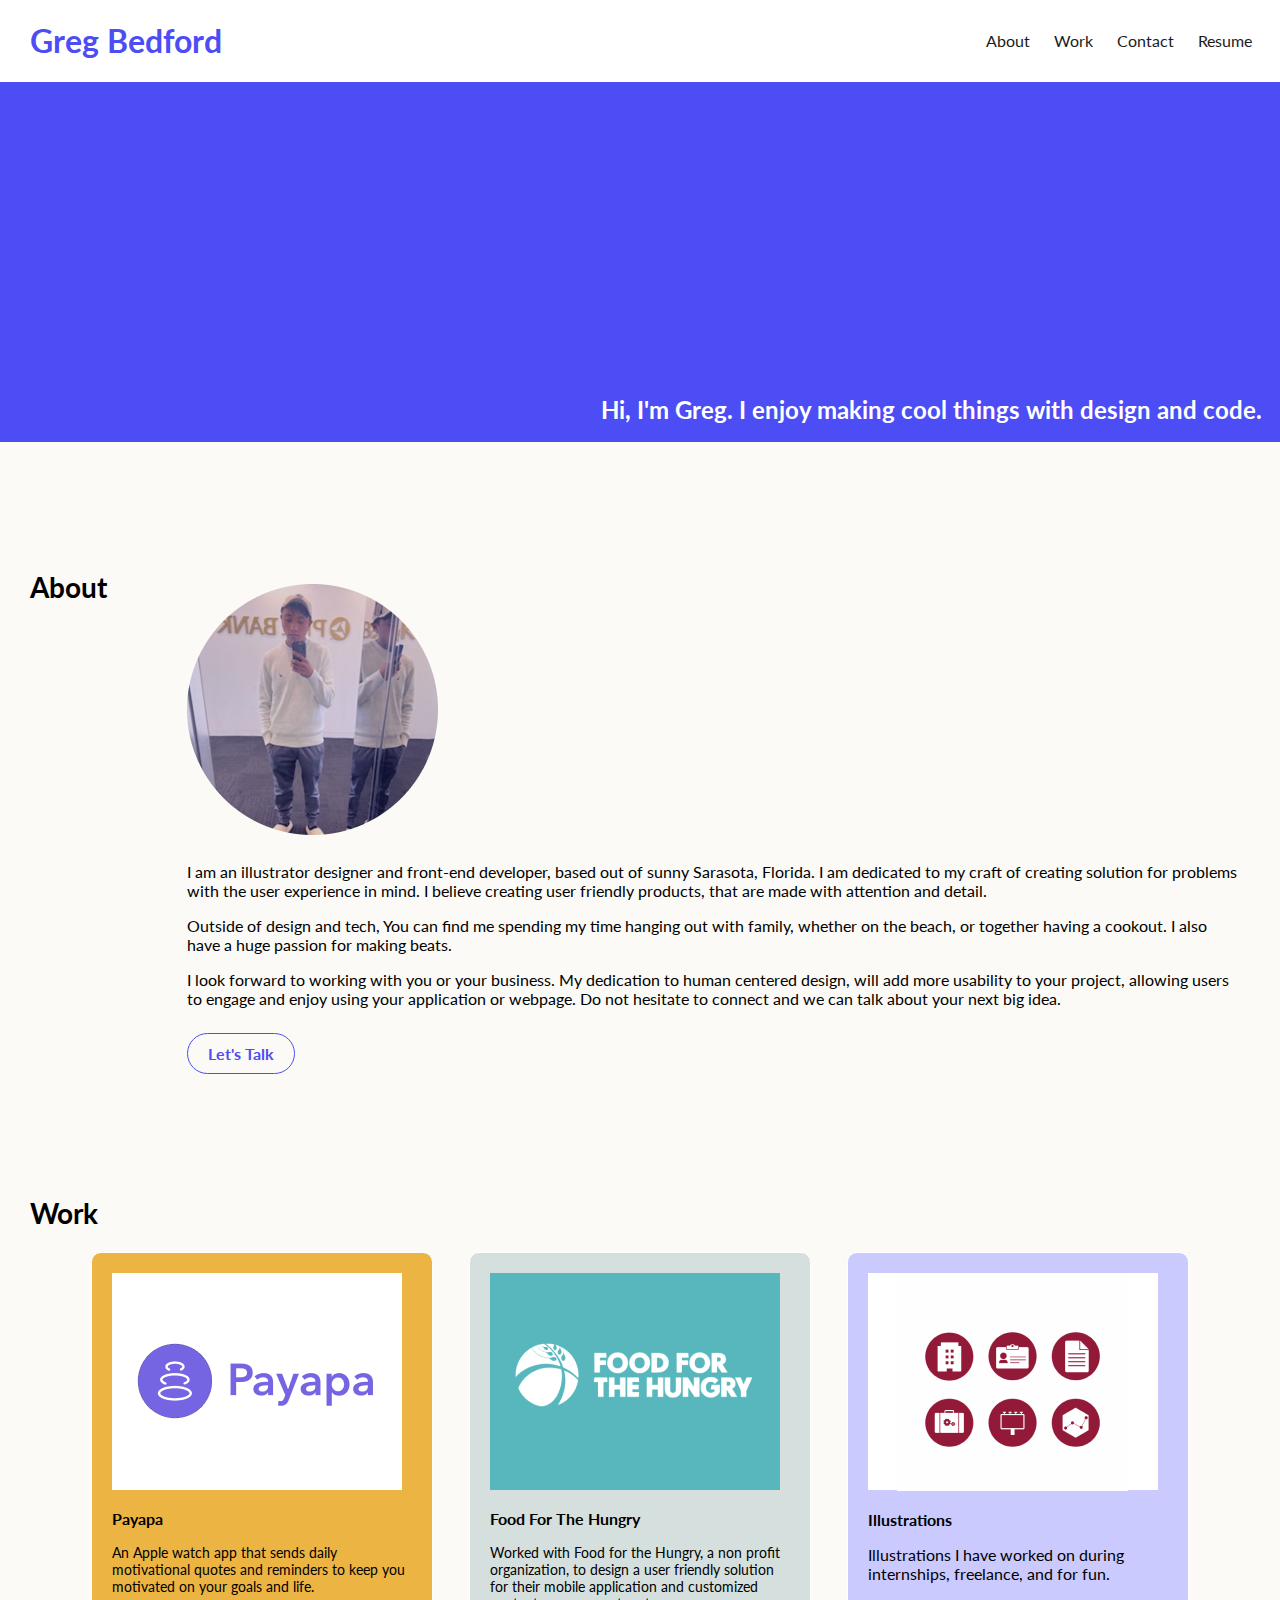
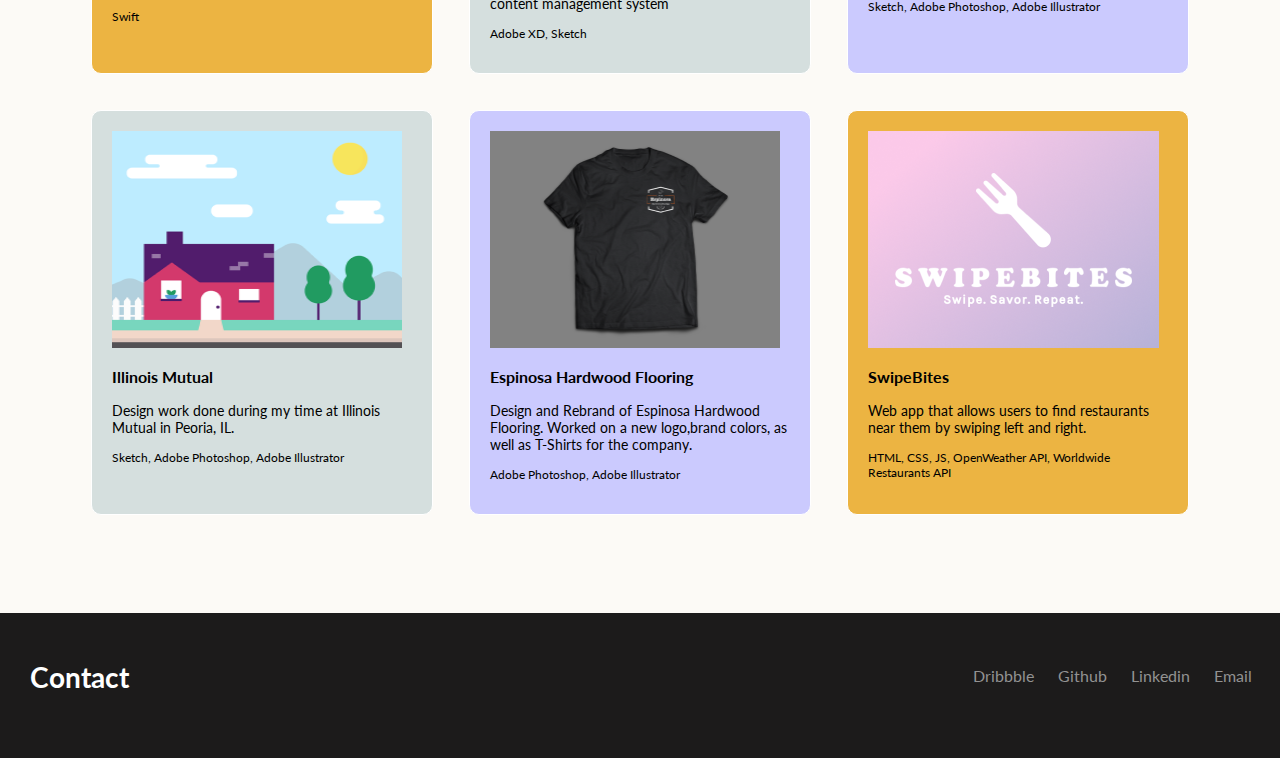
<file: index.html>
<!DOCTYPE html>
<html lang="en">
<head>
    <meta charset="UTF-8">
    <meta name="viewport" content="width=device-width, initial-scale=1.0">
    <link rel="preconnect" href="https://fonts.googleapis.com">
    <link rel="preconnect" href="https://fonts.gstatic.com" crossorigin>
    <link href="https://fonts.googleapis.com/css2?family=Lato:wght@400;700&display=swap" rel="stylesheet">
    <link rel="stylesheet" href="styles.css">
    <link rel="icon" type="image/x-icon" href="files/favicon.png">
    <title>Greg Bedford - Designer & Developer</title>
    <meta name="keywords" content="illustrator, designer, developer, front-end, UX, UI, web, user experience, user interface, coder">
    <meta name="description" content="Greg Bedford is a designer and front end developer based out of sunny Sarasota, Florida.">
    <meta name="author" content="Greg Bedford">
</head>
<body>
    <!-- HEADER -->
<header>
    <h1 class="name">
        <a href="index.html">Greg Bedford</a>
    </h1>
    <ul class="navbar">
        <li><a href="#aboutTitle">About</a></li>
        <li><a href="#workTitle">Work</a></li>
        <li><a href="#contactTitle">Contact</a></li>
        <li><a href="files/Greg_Bedford_Resume.pdf" target="_blank">Resume</a></li>
    </ul>
</header>

<!-- FIGURE -->

<figure>
    <section>
        <h2>Hi, I'm Greg. I enjoy making cool things with design and code.</h2>
    </section>    
</figure>

<!-- ABOUT ME -->

<article id="about">
    <section>
        <h3 id="aboutTitle">About</h3>
    </section>
    <section>
        <p id="gregbedfordpic"><img src="files/gregbedford.jpg" alt="Greg Bedord"></p>
        <p class="aboutDescription">I am an illustrator designer and front-end developer, based out of sunny Sarasota, Florida. I am dedicated to my craft of creating solution for problems with the user experience in mind. I believe creating user friendly products, that are made with attention and detail.</p>
        
        <p class="aboutDescription">Outside of design and tech, You can find me spending my time hanging out with family, whether on the beach, or together having a cookout. I also have a huge passion for making beats.</p>

        <p class="aboutDescription">I look forward to working with you or your business. My dedication to human centered design, will add more usability to your project, allowing users to engage and enjoy using your application or webpage. Do not hesitate to connect and we can talk about your next big idea.</p>
        <p id="contactButton"><a href="mailto: gregorybedford93@gmail.com">Let's Talk</a></p>
    </section>
</article>

<!-- WORK PORTFOLIO -->

<article id="work">
    <section>
        <h4 id="workTitle">Work</h4>
    </section>

    <section class="workTiles">

        <!-- PROJECT 1 -->
        <article id="project1">
            <img src="files/Payapa_Logo.png" alt="Payapa App" class="work-photo">
            <p class="workSubTitle">Payapa</p>
            <p class="workDescription">An Apple watch app that sends daily motivational quotes and reminders to keep you motivated on your goals and life.</p>
            <p class="workDescriptionTech">Swift</p>
        </article>

        <!-- PROJECT 2 -->

        <article id="project2">
            <a href="files/FH_Poster.pdf" target="_blank">
                <img src="files/FH.png" alt="Food For The Hungry" class="work-photo">
                <p class="workSubTitle">Food For The Hungry</p>
                <p class="workDescription">Worked with Food for the Hungry, a non profit organization, to design a user friendly solution for their mobile application and
                customized content management system</p>
                <p class="workDescriptionTech">Adobe XD, Sketch</p>
            </a>
        </article>

        <!-- PROJECT 3 -->

        <article id="project3">
            <a href="https://dribbble.com/gregbedford" target="_blank">
                <img src="files/pekin.png" alt="Illustrations" class="work-photo">
                <p class="workSubTitle">Illustrations</p>
                <p>Illustrations I have worked on during internships, freelance, and for fun.</p>
                <p class="workDescriptionTech">Sketch, Adobe Photoshop, Adobe Illustrator</p>
            </a>
        </article>

        <!-- PROJECT 4 -->

        <article id="project4">
            <img src="files/illus.png" width="290" height="217" alt="Illinois Mutual" class="work-photo">
            <p class="workSubTitle">Illinois Mutual</p>
            <p class="workDescription">Design work done during my time at Illinois Mutual in Peoria, IL.</p>
            <p class="workDescriptionTech">Sketch, Adobe Photoshop, Adobe Illustrator</p>
        </article>

        <!-- PROJECT 5 -->

        <article id="project5">
            <a href="https://www.espinosahf.com/" target="_blank">
                <img src="files/front.png" width="290" height="217" alt="Espinosa Hardwood Flooring" class="work-photo">
                <p class="workSubTitle">Espinosa Hardwood Flooring</p>
                <p class="workDescription">Design and Rebrand of Espinosa Hardwood Flooring. Worked on a new logo,brand colors, as well as T-Shirts for the company.</p>
                <p class="workDescriptionTech">Adobe Photoshop, Adobe Illustrator</p>
            </a> 
        </article>

        <!-- PROJECT 6 -->

        <article id="project6">
            <a href="https://swipebites.app/" target="_blank">
            <img src="files/swipebites.png" alt="Llevar App" class="work-photo">
            <p class="workSubTitle">SwipeBites</p>
            <p class="workDescription">Web app that allows users to find restaurants near them by swiping left and right.</p>
            <p class="workDescriptionTech">HTML, CSS, JS, OpenWeather API, Worldwide Restaurants API</p>
        </a>
        </article>
    </section>
</article>

<!-- CONTACT FOOTER -->

<footer id="contact">
    <section>
        <h5 id="contactTitle">Contact</h5>
    </section>
    <section>
        <ul class="social_media">
            <li><a href="https://dribbble.com/gregbedford" target="_blank">Dribbble</a></li>
            <li><a href="https://github.com/lilhobbyapps" target="_blank">Github</a></li>
            <li><a href="https://www.linkedin.com/in/gbed/" target="_blank">Linkedin</a></li>
            <li><a href="mailto: gregorybedford93@gmail.com">Email</a></li>
        </ul>
    </section>
</footer>
</body>
</html>
</file>
<file: styles.css>
/* GENERAL */

:root {
    --black:#1C1B1B;
    --blue: #4C4DF5;
    --purple: #CBCAFE;
    --lightgray:#FCFAF6;
    --green: #D5DFDE;
    --yellow: #ECB442;
    --darkgray:#929292;
}

* {
    list-style: none;
    text-decoration: none;
    font-family: 'Lato', sans-serif;
}

body {
    margin: 0px;
}

h3,
h4,
h5 {
    font-size: 28px;
    margin-bottom: 4px;
    margin-left: 30px;
}

a {
    color:black;
}

a:hover {
    color:var(--black);
}

/* HEADER */

header {
    display: flex;
    flex-wrap: wrap;
    justify-content: space-between;
    align-items:center;
}

h1 {
    font-size: 32px;
    margin-left: 30px;
}

h1>a {
    color:var(--blue);
}

.navbar {
    display: flex;
    list-style-type:none;
    gap: 24px;
    margin-right: 28px;
}


.navbar>li>a {
    color:var(--black);
}

.navbar>li>a:hover {
    color:var(--blue);
}

.navbar>li>a:active {
    color:var(--blue);
}

/* FIGURE */

figure {
    background-color: var(--blue);
    color:white;
    height: 360px;
    display: flex;
    margin: 0px;
    flex-direction: row;
    justify-content: flex-end;
    align-items: end;
}


h2 {
    margin: 18px;
    float: right;
    font-size: 24px;
    align-items: end;
}



/* ABOUT */

#about {
    display: flex;
    flex-wrap: nowrap;
    background-color: var(--lightgray);
    padding-top: 100px;
    padding-bottom: 40px;
}


.aboutDescription, #gregbedfordpic {
    margin-left: 80px;
    margin-right: 40px;
}

#contactButton {
    padding-top: 20px;
    margin-left: 80px;
    margin-right: 40px;
    font-weight: bold;
}

#contactButton>a {
    color:var(--blue);
    padding: 10px 20px;
    border: var(--blue) solid 1px;
    border-radius: 200px;
    margin-right: 40px;
}

#contactButton>a:hover {
    color:white;
    background-color: var(--blue);
    padding: 10px 20px;
    border: var(--blue) solid 1px;
    border-radius: 200px;
    margin-right: 40px;
}
/* WORK */

#work {
    display: flex;
    flex-wrap: wrap;
    background-color:var(--lightgray);
    padding-top: 40px;
    padding-bottom: 80px;
}

.workTiles {
    display: flex;
    flex-wrap: wrap;
    justify-content:center;
    align-content: center;
}

.workTiles> article {
    flex-basis: 300px;
    margin: 18px;
    border: white solid 1px;
    border-radius: 10px;
    background-color: white;
    padding:20px;

}


.workSubTitle {
    font-weight: bold;
    font-size: 16px;
}

.workDescription {
    font-size: 14px;
}
.workDescriptionTech {
    color: black;
    font-size: 12px;
}

#project1, #project6 {
    background-color:var(--yellow);
}

#project2, #project4 {
    background-color:var(--green);
}

#project3, #project5 {
    background-color:var(--purple);
}


/* CONTACT */

footer {
    background-color:var(--black);
    display: flex;
    justify-content: space-between;
    align-items:center;
    flex-wrap: wrap;
    padding-bottom: 20px;
}

h5 {
    padding-bottom: 40px;
    color: white;
}

.social_media>li>a {
    color:var(--darkgray);
}

.social_media>li>a:hover {
    color:white;
}


.social_media {
    display: flex;
    list-style-type:none;
    align-items: center;
    gap: 24px;
    margin-right: 28px;
}


/* MEDIA QUERIES */

@media (max-width: 575.98px) {

    h3, h4, h5 {
        margin-left: 20px;
        margin-right: 10px;
        align-items: center;
    }
    #about {
        display: flex;
        flex-wrap: wrap;
        background-color: var(--lightgray);
        padding-top: 80px;
        padding-bottom: 80px;
    }
    
    #aboutDescription {
        margin-left: 4px;
        margin-right: 4px;
    }

}

/* Small devices (landscape phones, less than 768px) */
@media (max-width: 767.98px) {
    h3, h4, h5 {
        margin-left: 20px;
        margin-right: 10px;
        text-align: center;
    }

}

/* Medium devices (tablets, less than 992px) */
@media (max-width: 991.98px) {

}
</file>
